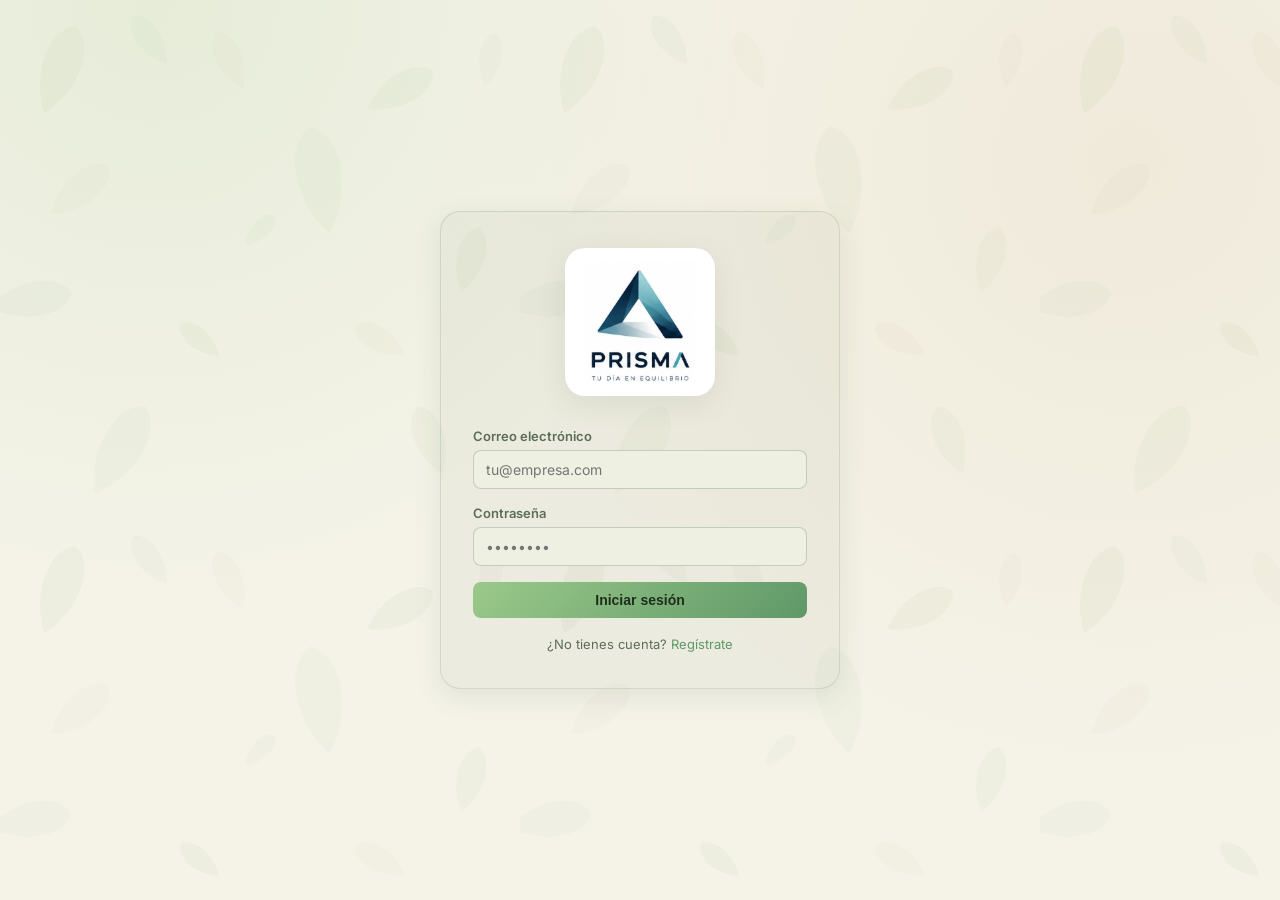
<file: index.html>
<!doctype html>
<html lang="es">
<head>
  <meta charset="utf-8" />
  <meta name="viewport" content="width=device-width, initial-scale=1" />
  <title>PRISMA — Iniciar sesión</title>
  <link rel="stylesheet" href="css/styles.css" />
</head>
<body>
  <div class="auth-page">
    <div class="card auth-card">
      <div class="auth-logo">
        <img src="assets/img/logo-prisma.png" alt="PRISMA" width="150" height="164" />
      </div>

      <div id="auth-error" class="auth-error hidden"></div>

      <form id="form-login">
        <div class="field">
          <label for="email">Correo electrónico</label>
          <input type="email" id="email" required autocomplete="email" placeholder="tu@empresa.com" />
        </div>
        <div class="field">
          <label for="password">Contraseña</label>
          <input type="password" id="password" required autocomplete="current-password" placeholder="••••••••" />
        </div>
        <div class="field hidden" id="campo-nombre">
          <label for="nombre">Nombre completo</label>
          <input type="text" id="nombre" placeholder="Tu nombre" />
        </div>
        <p class="hidden" id="nota-invitacion" style="color:var(--text-muted); font-size:12px; margin:-8px 0 16px;">
          Solo puedes crear tu cuenta si un administrador ya te invitó con tu correo.
        </p>
        <button type="submit" class="btn btn-primary" style="width:100%" id="btn-submit">Iniciar sesión</button>
      </form>

      <div class="auth-switch">
        <span id="switch-texto">¿No tienes cuenta?</span>
        <a href="#" id="switch-link">Regístrate</a>
      </div>
    </div>
  </div>

  <div id="toast-container"></div>

  <script type="module">
    import { iniciarSesion, registrarUsuario, obtenerPerfil } from './js/auth.js';
    import { toast } from './js/ui.js';

    const form = document.getElementById('form-login');
    const btnSubmit = document.getElementById('btn-submit');
    const switchLink = document.getElementById('switch-link');
    const switchTexto = document.getElementById('switch-texto');
    const campoNombre = document.getElementById('campo-nombre');
    const authError = document.getElementById('auth-error');
    let modoRegistro = false;

    // Si ya hay sesión activa, entra directo
    obtenerPerfil().then(perfil => {
      if (perfil) window.location.href = 'app/mi-dia.html';
    });

    if (new URLSearchParams(location.search).get('sesion_vencida')) {
      authError.textContent = 'Tu sesión expiró. Inicia sesión de nuevo.';
      authError.classList.remove('hidden');
    }

    switchLink.addEventListener('click', (e) => {
      e.preventDefault();
      modoRegistro = !modoRegistro;
      campoNombre.classList.toggle('hidden', !modoRegistro);
      document.getElementById('nota-invitacion').classList.toggle('hidden', !modoRegistro);
      document.getElementById('nombre').required = modoRegistro;
      btnSubmit.textContent = modoRegistro ? 'Crear cuenta' : 'Iniciar sesión';
      switchTexto.textContent = modoRegistro ? '¿Ya tienes cuenta?' : '¿No tienes cuenta?';
      switchLink.textContent = modoRegistro ? 'Inicia sesión' : 'Regístrate';
      authError.classList.add('hidden');
    });

    form.addEventListener('submit', async (e) => {
      e.preventDefault();
      authError.classList.add('hidden');
      btnSubmit.disabled = true;
      const email = document.getElementById('email').value.trim();
      const password = document.getElementById('password').value;
      const nombre = document.getElementById('nombre').value.trim();

      try {
        const { error } = modoRegistro
          ? await registrarUsuario(email, password, nombre)
          : await iniciarSesion(email, password);

        if (error) {
          authError.textContent = error.message;
          authError.classList.remove('hidden');
          return;
        }

        if (modoRegistro) {
          toast('Cuenta creada', 'success');
        }
        window.location.href = 'app/mi-dia.html';
      } finally {
        btnSubmit.disabled = false;
      }
    });
  </script>
</body>
</html>
</file>
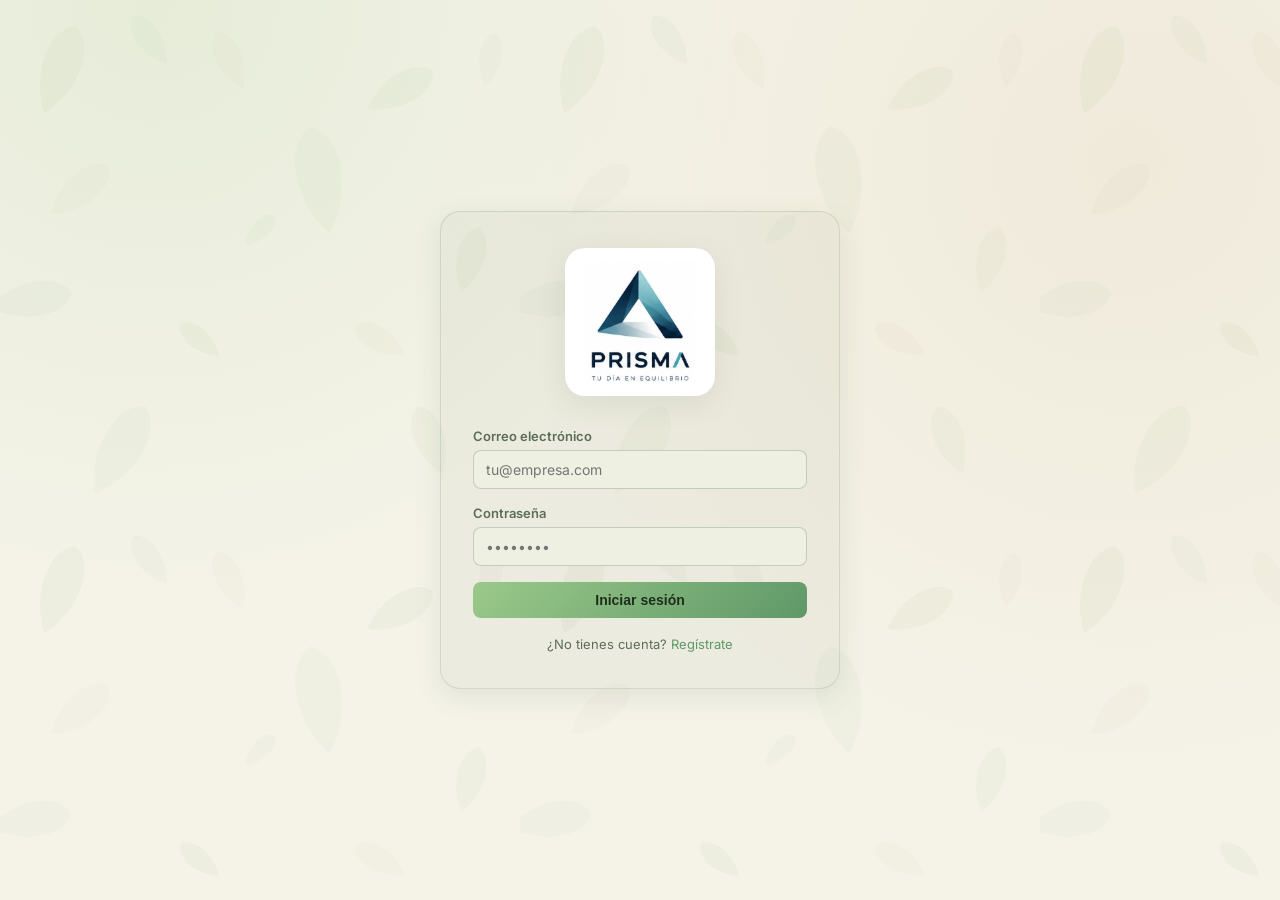
<file: app/actividades.html>
<!doctype html>
<html lang="es">
<head>
  <meta charset="utf-8" />
  <meta name="viewport" content="width=device-width, initial-scale=1" />
  <title>Actividades — PRISMA</title>
  <link rel="stylesheet" href="../css/styles.css" />
</head>
<body>
  <div class="app-shell" id="app-shell">
    <main class="main">
      <div class="topbar">
        <div>
          <h1>Actividades</h1>
          <div class="subtitle">Todo lo que tienes bajo tu responsabilidad o creaste</div>
        </div>
        <div style="display:flex; align-items:center; gap:14px;">
          <div id="topbar-user"></div>
          <button class="btn btn-primary" id="btn-nueva">+ Nueva actividad</button>
        </div>
      </div>

      <div class="card" style="margin-bottom:18px;">
        <div style="display:flex; gap:12px; flex-wrap:wrap;">
          <select id="f-estado" style="max-width:180px;">
            <option value="">Todos los estados</option>
            <option value="PENDIENTE">Pendiente</option>
            <option value="EN_PROGRESO">En progreso</option>
            <option value="BLOQUEADA">Bloqueada</option>
            <option value="COMPLETADA">Completada</option>
            <option value="CANCELADA">Cancelada</option>
          </select>
          <select id="f-orden" style="max-width:220px;">
            <option value="prioridad">Ordenar por prioridad</option>
            <option value="fecha">Ordenar por fecha límite</option>
          </select>
          <select id="f-tipo" style="max-width:200px;">
            <option value="">Todos los tipos</option>
            <option value="TAREA">📋 Tarea</option>
            <option value="REUNION">👥 Reunión</option>
            <option value="CLASE">🎓 Clase</option>
            <option value="CAPACITACION">🧑‍🏫 Capacitación</option>
            <option value="LLAMADA">📞 Llamada</option>
            <option value="INSPECCION">🔍 Inspección</option>
            <option value="VISITA">📍 Visita</option>
            <option value="DOCUMENTO">📄 Documento/Informe</option>
            <option value="VIAJE">🚗 Desplazamiento</option>
            <option value="SEGUIMIENTO">🔁 Seguimiento</option>
            <option value="OTRO">⚙️ Otro</option>
          </select>
          <input type="text" id="f-buscar" placeholder="Buscar por título…" style="flex:1; min-width:200px;" />
        </div>
      </div>

      <div class="card">
        <div id="tabla-actividades"><div class="skeleton" style="height:52px;margin-bottom:8px;"></div></div>
      </div>
    </main>
  </div>

  <div id="toast-container"></div>

  <script type="module" src="../js/actividades.js"></script>
</body>
</html>
</file>
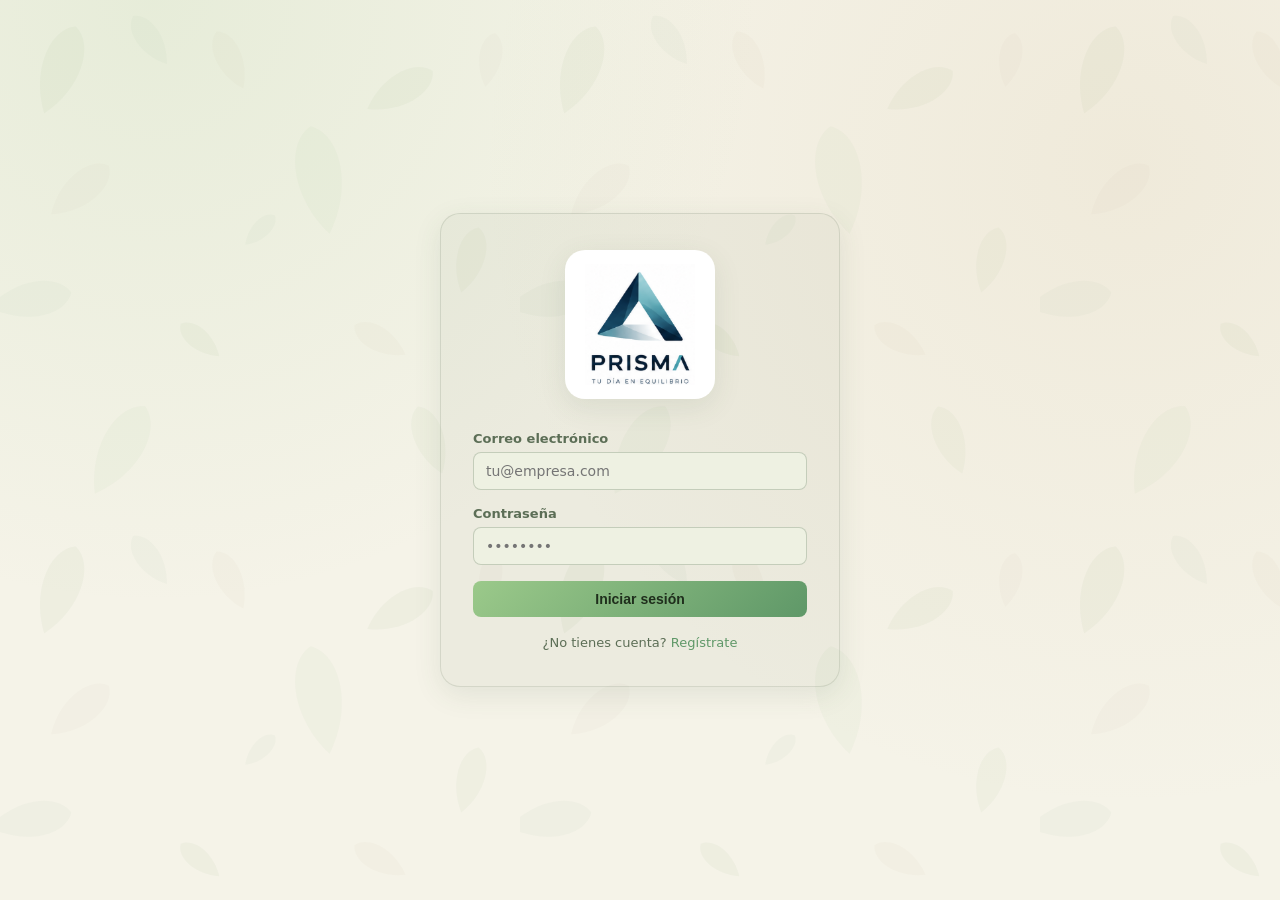
<file: app/bitacora.html>
<!doctype html>
<html lang="es">
<head>
  <meta charset="utf-8" />
  <meta name="viewport" content="width=device-width, initial-scale=1" />
  <title>Bitácora — PRISMA</title>
  <link rel="stylesheet" href="../css/styles.css" />
</head>
<body>
  <div class="app-shell" id="app-shell">
    <main class="main">
      <div class="topbar">
        <div>
          <h1>📝 Bitácora</h1>
          <div class="subtitle">Registro inmutable de todo lo que ocurre en la plataforma</div>
        </div>
        <div id="topbar-user"></div>
      </div>
      <div class="card">
        <div id="lista-bitacora"><div class="skeleton" style="height:40px;margin-bottom:8px;"></div></div>
      </div>
    </main>
  </div>
  <div id="toast-container"></div>
  <script type="module" src="../js/bitacora.js"></script>
</body>
</html>
</file>
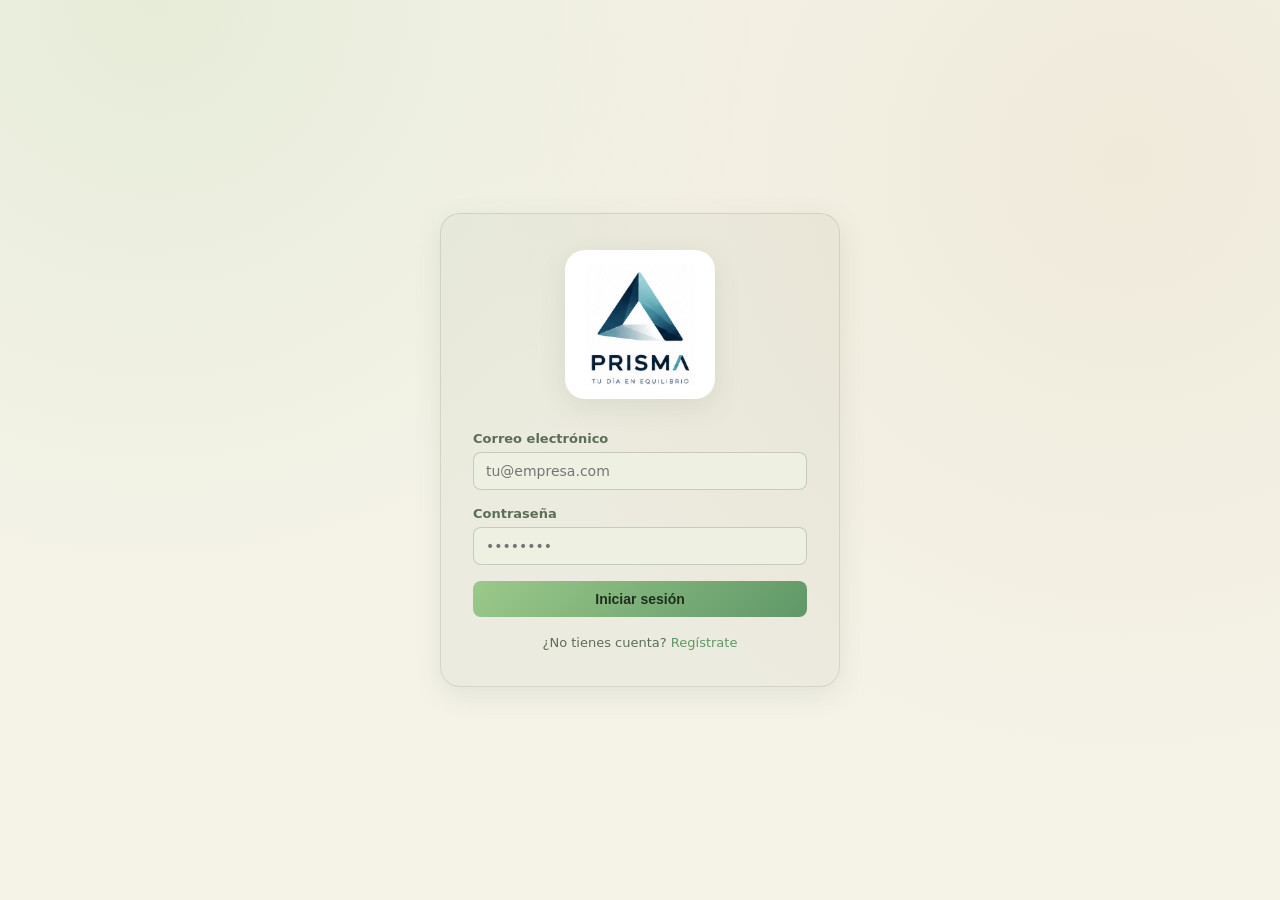
<file: app/calendario.html>
<!doctype html>
<html lang="es">
<head>
  <meta charset="utf-8" />
  <meta name="viewport" content="width=device-width, initial-scale=1" />
  <title>Calendario — PRISMA</title>
  <link rel="stylesheet" href="../css/styles.css" />
  <style>
    .semana { display:grid; grid-template-columns: repeat(7, 1fr); gap:12px; }
    .dia-col { background:var(--surface); border:1px solid var(--border); border-radius:var(--radius-md); padding:12px; min-height:220px; display:flex; flex-direction:column; }
    .dia-col .dia-nombre { font-weight:700; font-size:13px; margin-bottom:2px; }
    .dia-col .dia-fecha { color:var(--text-muted); font-size:11px; margin-bottom:10px; }
    .bloque { border-radius:6px; padding:6px 8px; font-size:11px; margin-bottom:6px; color:#1f2e1c; font-weight:600; }
    @media (max-width: 1000px) { .semana { grid-template-columns: repeat(2, 1fr); } }
    @media (max-width: 640px) { .semana { grid-template-columns: 1fr; } }
  </style>
</head>
<body>
  <div class="app-shell" id="app-shell">
    <main class="main">
      <div class="topbar">
        <div>
          <h1>📅 Calendario vivo</h1>
          <div class="subtitle">Carga real de la semana, no solo eventos</div>
        </div>
        <div id="topbar-user"></div>
      </div>
      <div class="semana" id="semana"></div>
    </main>
  </div>
  <div id="toast-container"></div>
  <script type="module" src="../js/calendario.js"></script>
</body>
</html>
</file>
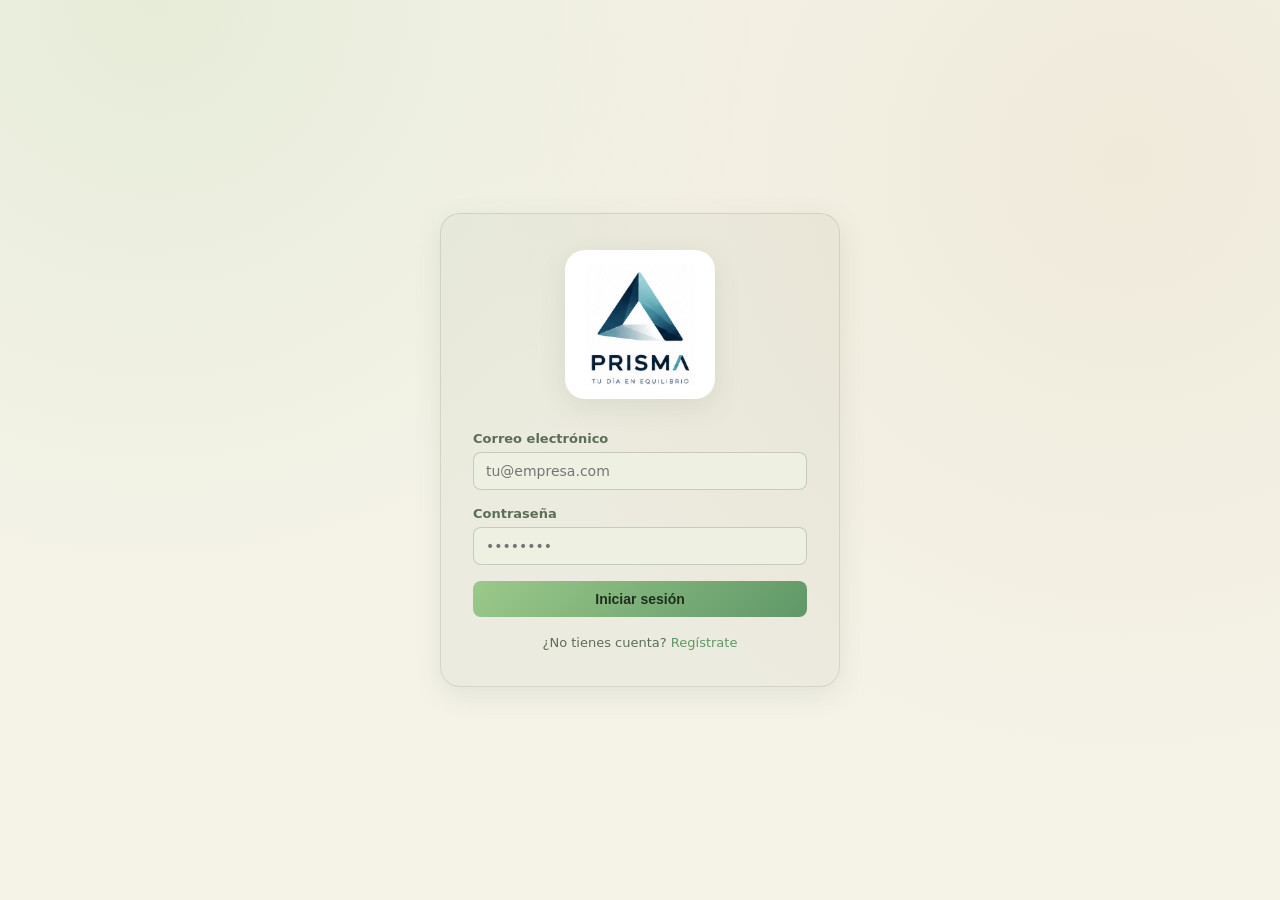
<file: app/empresas.html>
<!doctype html>
<html lang="es">
<head>
  <meta charset="utf-8" />
  <meta name="viewport" content="width=device-width, initial-scale=1" />
  <title>Empresas — PRISMA</title>
  <link rel="stylesheet" href="../css/styles.css" />
</head>
<body>
  <div class="app-shell" id="app-shell">
    <main class="main">
      <div class="topbar">
        <div>
          <h1>🏢 Empresas</h1>
          <div class="subtitle">Clientes o empresas para las que trabajas — úsalas para sectorizar informes</div>
        </div>
        <div id="topbar-user"></div>
      </div>
      <div class="topbar" style="margin-bottom:18px;">
        <div class="spacer" style="flex:1"></div>
        <button class="btn btn-primary" id="btn-nueva-empresa">+ Nueva empresa</button>
      </div>
      <div class="grid grid-3" id="lista-empresas">
        <div class="skeleton" style="height:120px;"></div>
      </div>
    </main>
  </div>
  <div id="toast-container"></div>
  <script type="module" src="../js/empresas.js"></script>
</body>
</html>
</file>
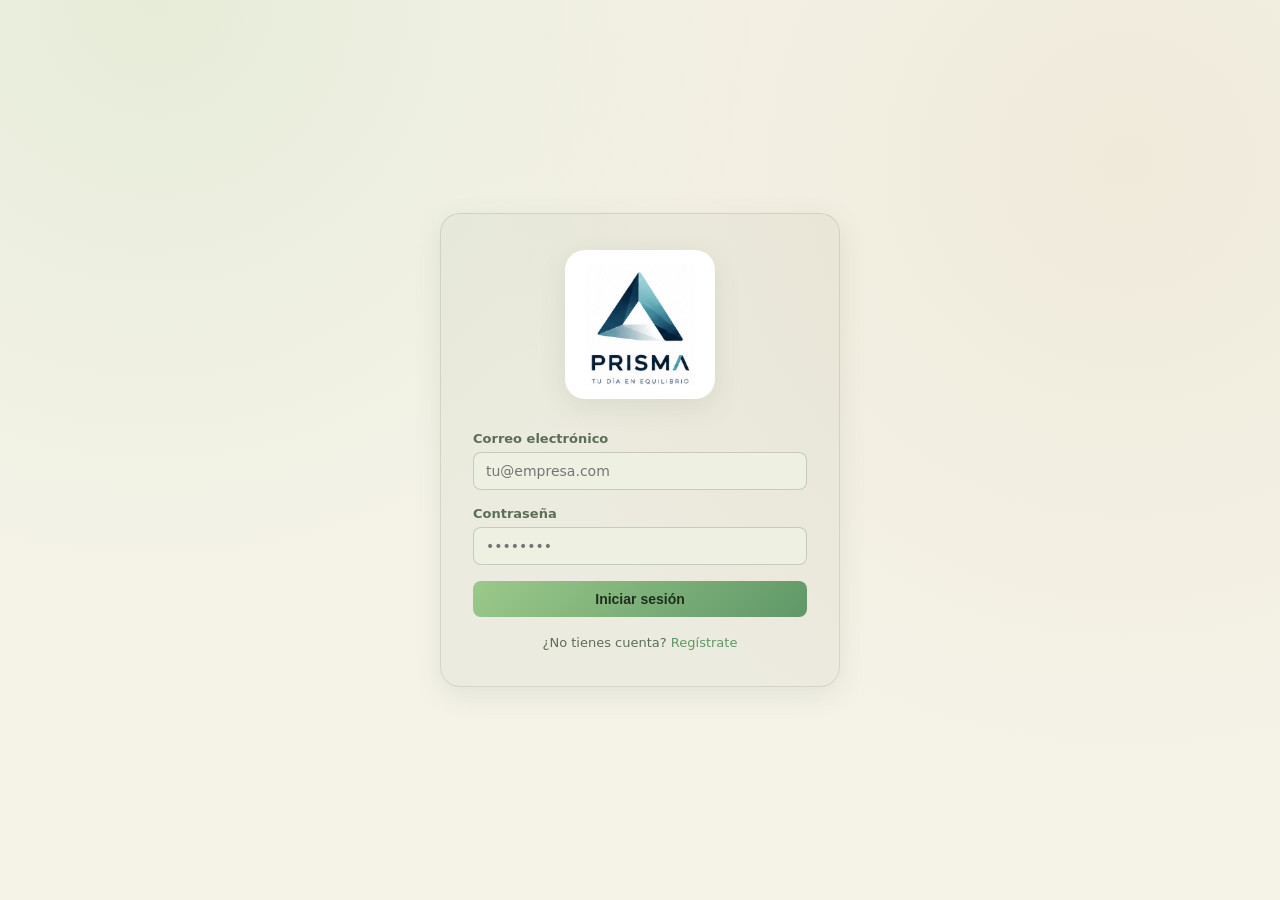
<file: app/informes.html>
<!doctype html>
<html lang="es">
<head>
  <meta charset="utf-8" />
  <meta name="viewport" content="width=device-width, initial-scale=1" />
  <title>Informes — PRISMA</title>
  <link rel="stylesheet" href="../css/styles.css" />
  <style>
    @media print {
      .sidebar, .topbar .btn, #filtros-informe, .no-imprimir { display: none !important; }
      .app-shell { display: block !important; }
      .main { padding: 0 !important; max-width: none !important; }
      body { background: white !important; color: black !important; }
      .card { border: 1px solid #ccc !important; box-shadow: none !important; break-inside: avoid; }
      /* Las tarjetas de evidencia/anexos pueden ser largas: que la tarjeta
         se parta entre páginas, pero nunca a mitad de una foto o un anexo. */
      #card-evidencia-fotografica, #card-anexos { break-inside: auto; }
      #card-evidencia-fotografica > div, #card-anexos > div > a { break-inside: avoid; }
    }
  </style>
</head>
<body>
  <div class="app-shell" id="app-shell">
    <main class="main">
      <div class="topbar">
        <div>
          <h1>📑 Informes</h1>
          <div class="subtitle">Resumen de actividad en un periodo</div>
        </div>
        <div id="topbar-user"></div>
      </div>

      <div class="card" id="filtros-informe" style="margin-bottom:18px;">
        <form id="form-filtros" class="field-row" style="align-items:flex-end; flex-wrap:wrap;">
          <div class="field" style="margin-bottom:0;">
            <label for="f-desde">Desde</label>
            <input type="date" id="f-desde" required />
          </div>
          <div class="field" style="margin-bottom:0;">
            <label for="f-hasta">Hasta</label>
            <input type="date" id="f-hasta" required />
          </div>
          <div class="field hidden" id="campo-responsable" style="margin-bottom:0; min-width:200px;">
            <label for="f-responsable">Responsable</label>
            <select id="f-responsable"><option value="">Todos</option></select>
          </div>
          <div class="field" style="margin-bottom:0; min-width:200px;">
            <label for="f-empresa">Empresa</label>
            <select id="f-empresa"><option value="">Todas</option></select>
          </div>
          <button type="submit" class="btn btn-primary">Generar informe</button>
          <div class="spacer" style="flex:1"></div>
          <button type="button" class="btn" id="btn-csv">⬇️ Descargar CSV</button>
          <button type="button" class="btn" id="btn-imprimir">🖨️ Imprimir / PDF</button>
        </form>
      </div>

      <div id="resultado-informe">
        <div class="empty-state">Elige un periodo y genera el informe.</div>
      </div>
    </main>
  </div>
  <div id="toast-container"></div>
  <script type="module" src="../js/informes.js"></script>
</body>
</html>
</file>
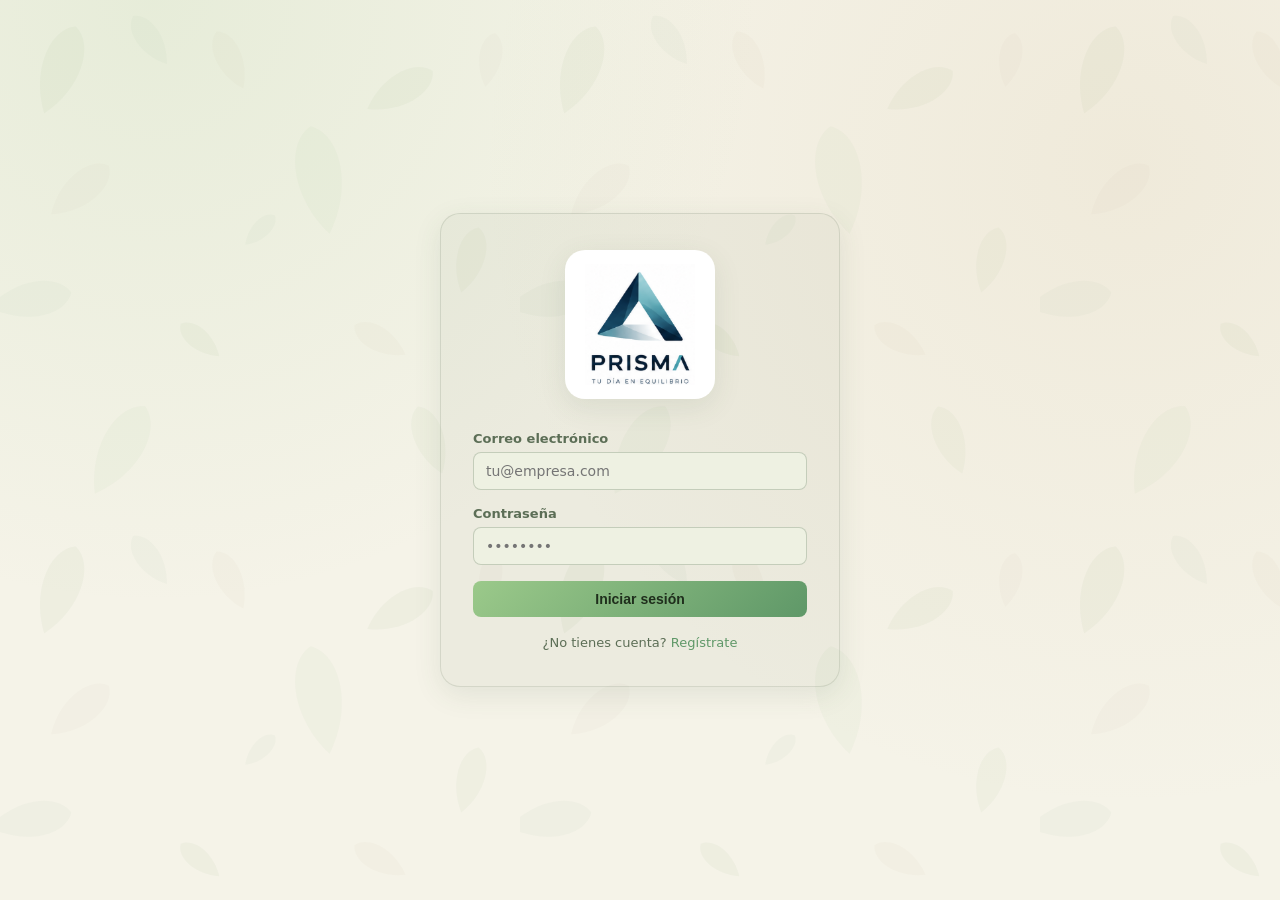
<file: app/mi-dia.html>
<!doctype html>
<html lang="es">
<head>
  <meta charset="utf-8" />
  <meta name="viewport" content="width=device-width, initial-scale=1" />
  <title>Mi día — PRISMA</title>
  <link rel="stylesheet" href="../css/styles.css" />
</head>
<body>
  <div class="app-shell" id="app-shell">
    <main class="main">
      <div class="topbar">
        <div>
          <h1>¿Qué debería hacer hoy?</h1>
          <div class="subtitle" id="resumen-dia">Cargando tu jornada…</div>
        </div>
        <div style="display:flex; align-items:center; gap:14px;">
          <div id="topbar-user"></div>
          <button class="btn btn-primary" id="btn-nueva-actividad">+ Nueva actividad</button>
        </div>
      </div>

      <div class="grid grid-4" style="margin-bottom:22px;">
        <div class="stat-tile">
          <div class="value" id="stat-pendientes">—</div>
          <div class="label">Pendientes hoy</div>
        </div>
        <div class="stat-tile">
          <div class="value" id="stat-vencidas">—</div>
          <div class="label">Vencidas</div>
        </div>
        <div class="stat-tile">
          <div class="value" id="stat-completadas">—</div>
          <div class="label">Completadas hoy</div>
        </div>
        <div class="stat-tile">
          <div class="value" id="stat-carga">—</div>
          <div class="label">Carga del día</div>
          <div class="progress-track" style="margin-top:8px;">
            <div class="progress-fill" id="barra-carga" style="width:0%"></div>
          </div>
        </div>
      </div>

      <div class="grid grid-2">
        <div class="card">
          <div class="card-header">
            <h3>🔴 Urgentes y vencidas</h3>
            <span class="count" id="count-urgentes"></span>
          </div>
          <div id="lista-urgentes"><div class="skeleton" style="height:52px;margin-bottom:8px;"></div></div>
        </div>

        <div class="card">
          <div class="card-header">
            <h3>🟠 Próximas a vencer</h3>
            <span class="count" id="count-proximas"></span>
          </div>
          <div id="lista-proximas"><div class="skeleton" style="height:52px;margin-bottom:8px;"></div></div>
        </div>

        <div class="card">
          <div class="card-header">
            <h3>🟢 Programadas para hoy</h3>
            <span class="count" id="count-hoy"></span>
          </div>
          <div id="lista-hoy"><div class="skeleton" style="height:52px;margin-bottom:8px;"></div></div>
        </div>

        <div class="card">
          <div class="card-header">
            <h3>📅 Reuniones de hoy</h3>
            <span class="count" id="count-reuniones"></span>
          </div>
          <div id="lista-reuniones"><div class="skeleton" style="height:52px;margin-bottom:8px;"></div></div>
        </div>
      </div>
    </main>
  </div>

  <div id="toast-container"></div>

  <script type="module" src="../js/mi-dia.js"></script>
</body>
</html>
</file>
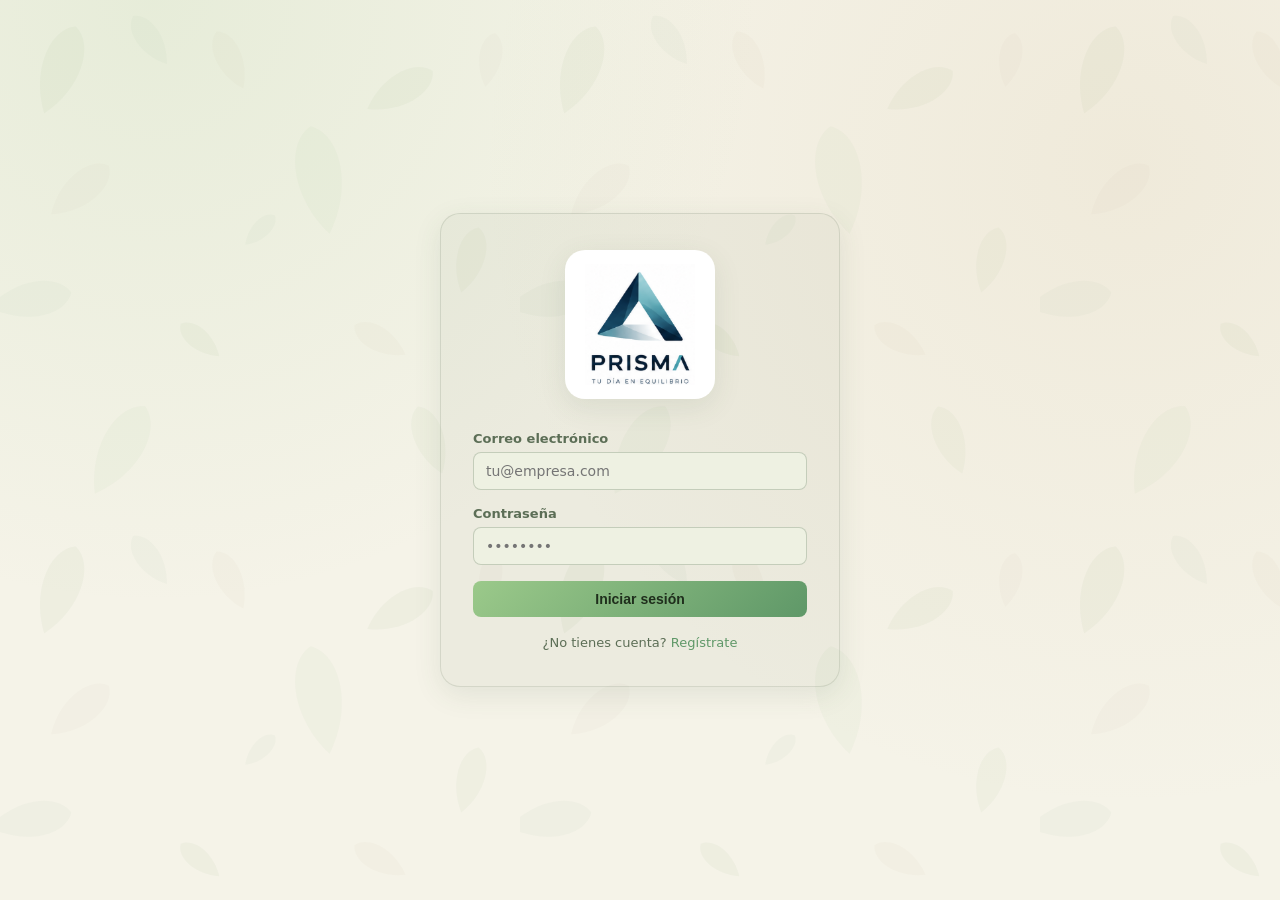
<file: app/proyectos.html>
<!doctype html>
<html lang="es">
<head>
  <meta charset="utf-8" />
  <meta name="viewport" content="width=device-width, initial-scale=1" />
  <title>Objetivos y proyectos — PRISMA</title>
  <link rel="stylesheet" href="../css/styles.css" />
</head>
<body>
  <div class="app-shell" id="app-shell">
    <main class="main">
      <div class="topbar">
        <div>
          <h1>Objetivos y proyectos</h1>
          <div class="subtitle">Objetivo → Proyecto → Proceso → Actividad</div>
        </div>
        <div style="display:flex; align-items:center; gap:14px;">
          <div id="topbar-user"></div>
          <button class="btn btn-primary" id="btn-nuevo-objetivo">+ Nuevo objetivo</button>
        </div>
      </div>
      <div id="lista-objetivos"><div class="skeleton" style="height:90px;margin-bottom:12px;"></div></div>
    </main>
  </div>

  <div id="toast-container"></div>
  <script type="module" src="../js/proyectos.js"></script>
</body>
</html>
</file>
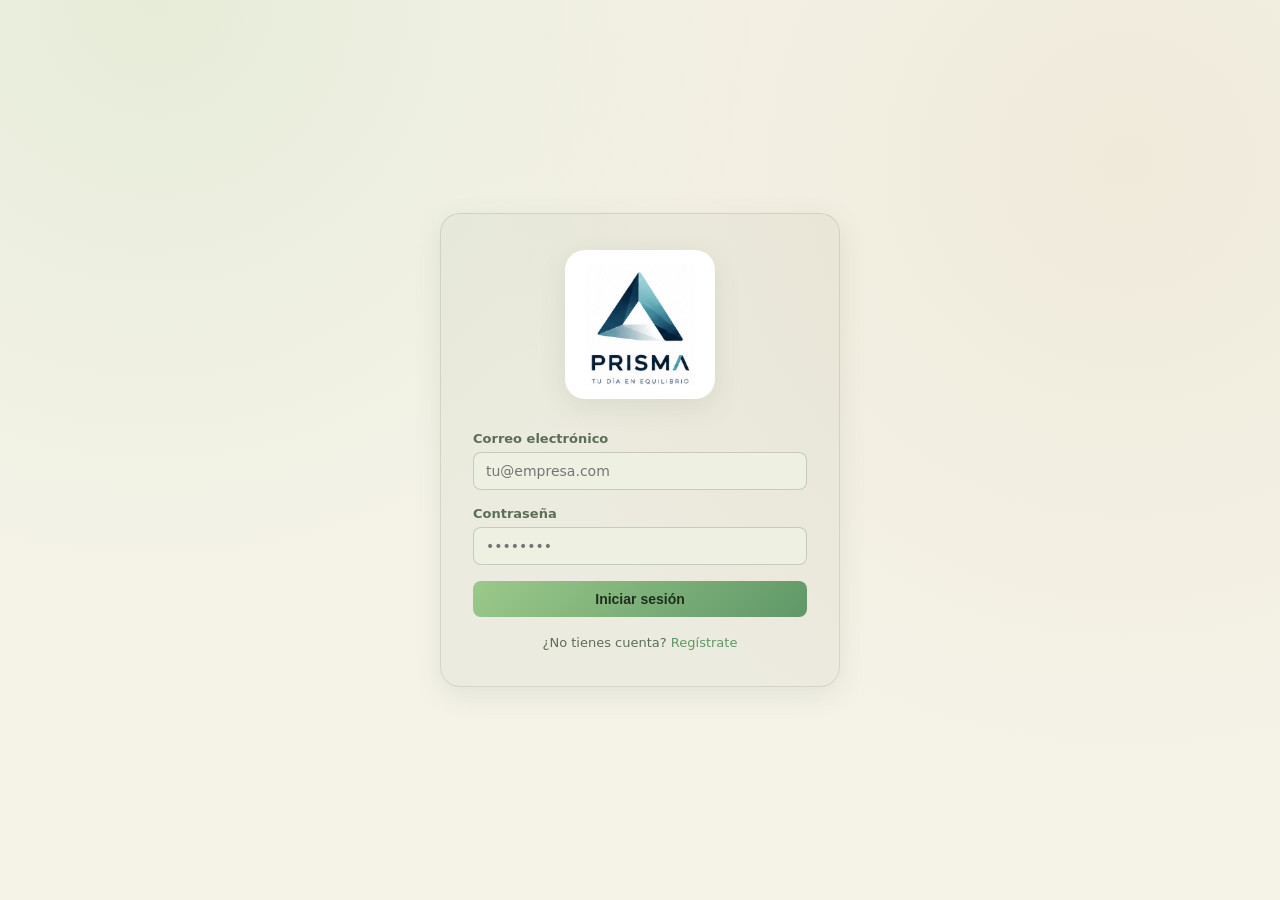
<file: app/radar.html>
<!doctype html>
<html lang="es">
<head>
  <meta charset="utf-8" />
  <meta name="viewport" content="width=device-width, initial-scale=1" />
  <title>Radar de pendientes — PRISMA</title>
  <link rel="stylesheet" href="../css/styles.css" />
</head>
<body>
  <div class="app-shell" id="app-shell">
    <main class="main">
      <div class="topbar">
        <div>
          <h1>🛰️ Radar de pendientes</h1>
          <div class="subtitle" id="resumen-radar">Analizando el sistema…</div>
        </div>
        <div id="topbar-user"></div>
      </div>
      <div id="lista-radar"><div class="skeleton" style="height:60px;margin-bottom:10px;"></div></div>
    </main>
  </div>
  <div id="toast-container"></div>
  <script type="module" src="../js/radar.js"></script>
</body>
</html>
</file>
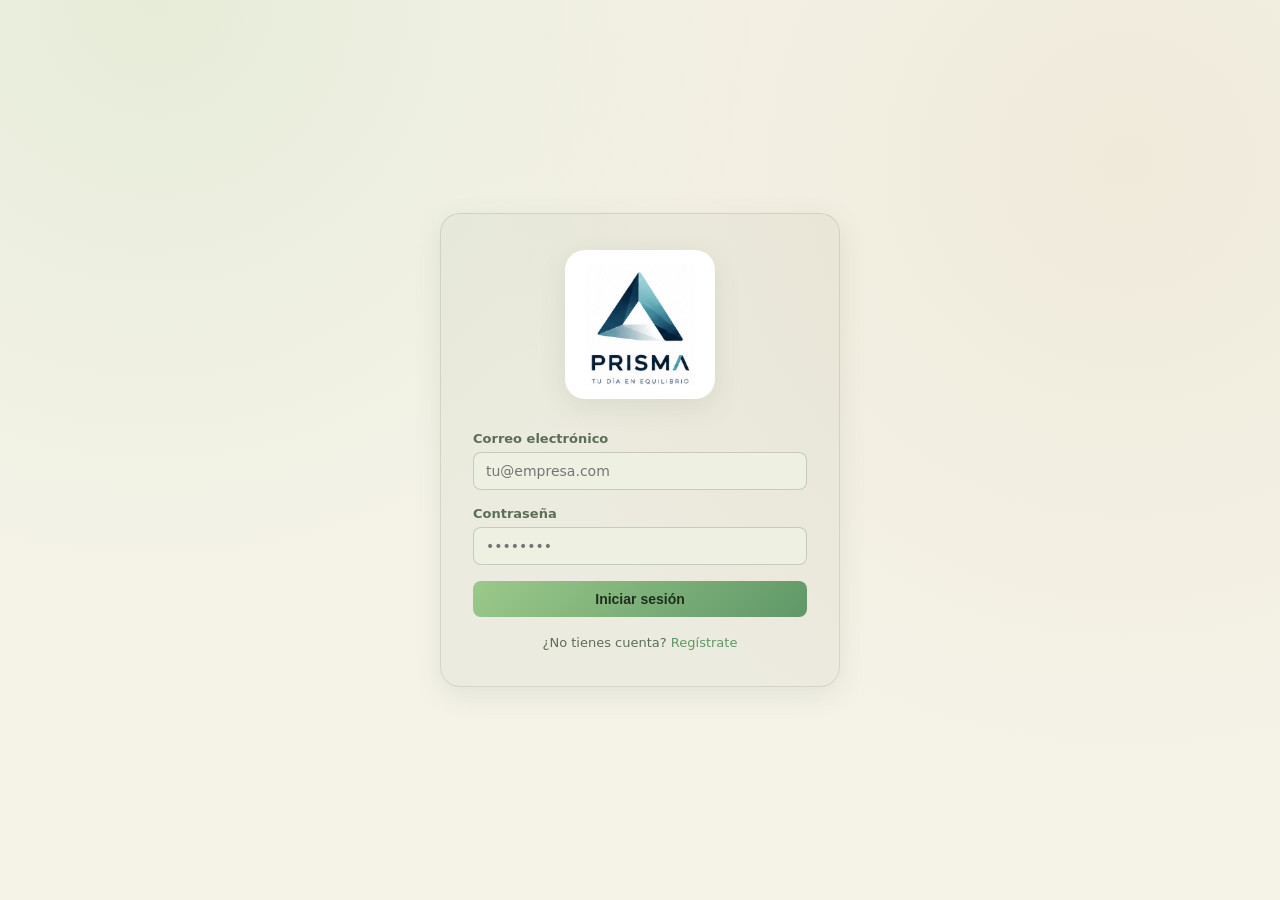
<file: app/responsables.html>
<!doctype html>
<html lang="es">
<head>
  <meta charset="utf-8" />
  <meta name="viewport" content="width=device-width, initial-scale=1" />
  <title>Centro de responsabilidades — PRISMA</title>
  <link rel="stylesheet" href="../css/styles.css" />
</head>
<body>
  <div class="app-shell" id="app-shell">
    <main class="main">
      <div class="topbar">
        <div>
          <h1>¿Quién tiene qué pendiente?</h1>
          <div class="subtitle">Carga de trabajo por persona</div>
        </div>
        <div id="topbar-user"></div>
      </div>
      <div class="card">
        <div id="tabla-responsables"><div class="skeleton" style="height:200px;"></div></div>
      </div>
    </main>
  </div>
  <div id="toast-container"></div>
  <script type="module" src="../js/responsables.js"></script>
</body>
</html>
</file>
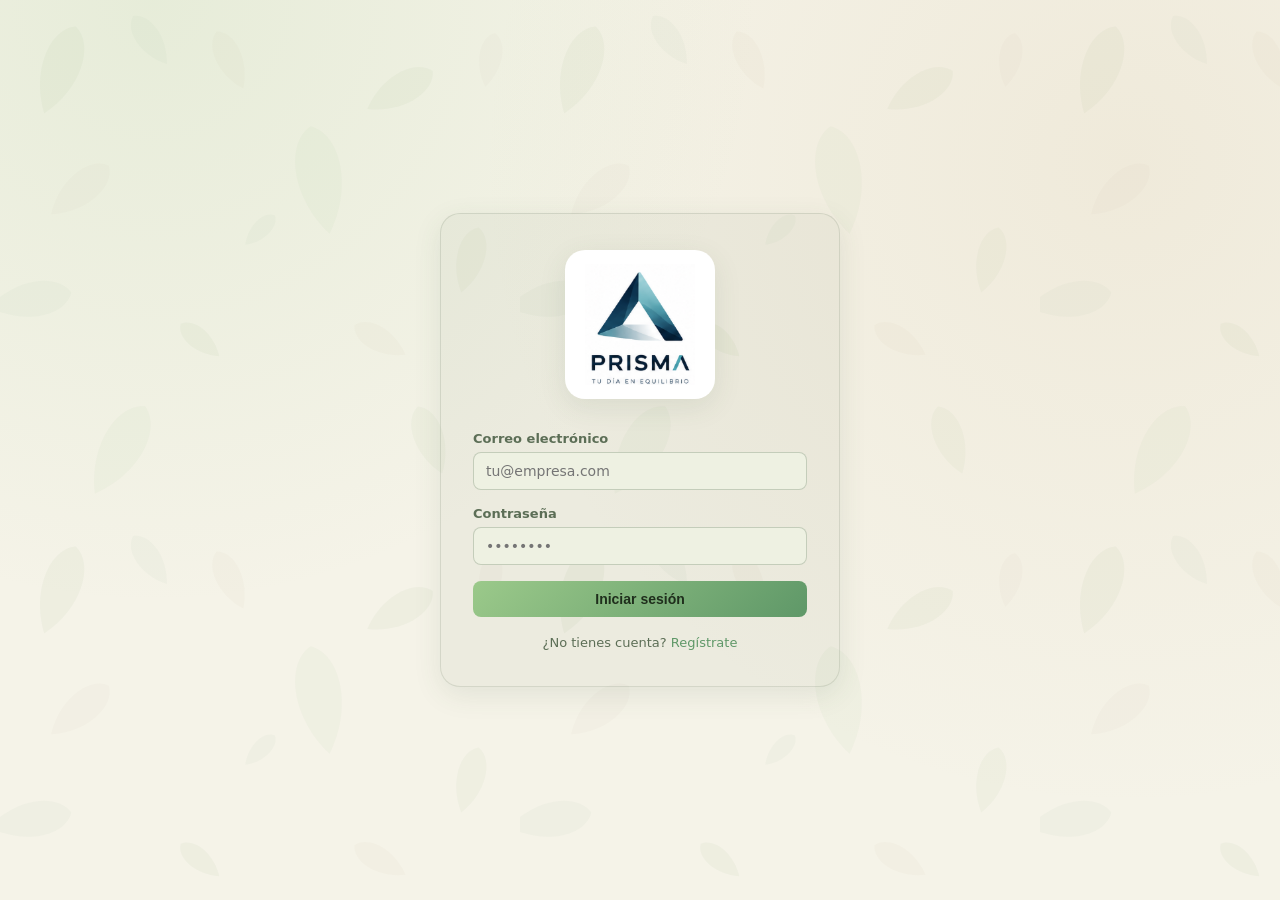
<file: app/usuarios.html>
<!doctype html>
<html lang="es">
<head>
  <meta charset="utf-8" />
  <meta name="viewport" content="width=device-width, initial-scale=1" />
  <title>Usuarios y roles — PRISMA</title>
  <link rel="stylesheet" href="../css/styles.css" />
</head>
<body>
  <div class="app-shell" id="app-shell">
    <main class="main">
      <div class="topbar">
        <div>
          <h1>🛡️ Usuarios y roles</h1>
          <div class="subtitle">Solo visible para administradores</div>
        </div>
        <div id="topbar-user"></div>
      </div>
      <div class="card" style="margin-bottom:18px;" id="card-invitar">
        <div class="card-header"><h3>Invitar nuevo usuario</h3></div>
        <p style="color:var(--text-secondary); font-size:13px; margin-top:-8px; margin-bottom:16px;">
          Solo las personas invitadas aquí pueden registrarse en PRISMA. Ingresa su correo,
          comparte el enlace de la plataforma y podrán crear su propia contraseña.
        </p>
        <form id="form-invitar" class="field-row" style="align-items:flex-end;">
          <div class="field" style="margin-bottom:0;">
            <label for="inv-email">Correo a invitar</label>
            <input type="email" id="inv-email" required placeholder="persona@empresa.com" />
          </div>
          <div class="field" style="margin-bottom:0; max-width:160px;">
            <label for="inv-rol">Rol</label>
            <select id="inv-rol">
              <option value="USUARIO" selected>USUARIO</option>
              <option value="ADMINISTRADOR">ADMINISTRADOR</option>
            </select>
          </div>
          <button type="submit" class="btn btn-primary">Invitar</button>
        </form>
      </div>

      <div class="card" style="margin-bottom:18px;">
        <div class="card-header"><h3>Invitaciones pendientes</h3></div>
        <div id="tabla-invitaciones"><div class="skeleton" style="height:32px;"></div></div>
      </div>

      <div class="card">
        <div class="card-header"><h3>Usuarios registrados</h3></div>
        <div id="tabla-usuarios"><div class="skeleton" style="height:44px;margin-bottom:8px;"></div></div>
      </div>
    </main>
  </div>
  <div id="toast-container"></div>
  <script type="module" src="../js/usuarios.js"></script>
</body>
</html>
</file>
<file: css/styles.css>
/* PRISMA — Sistema de diseño
   "Bosque en calma": paleta clara y cálida (verdes suaves + café muy claro)
   para transmitir tranquilidad y equilibrio, con un fondo sutil de hojas
   traslúcidas. Tipografía Inter/Sora. */

@import url('https://fonts.googleapis.com/css2?family=Inter:wght@400;500;600;700;800&family=Sora:wght@600;700;800&display=swap');

:root {
  /* Paleta base — clara, cálida, tonos bosque */
  --bg-0: #f5f3e8;
  --bg-1: #fefdf8;
  --bg-2: #eef1e2;
  --bg-3: #e3e9d4;
  --surface: rgba(74, 109, 65, 0.05);
  --surface-hover: rgba(74, 109, 65, 0.09);
  --border: rgba(63, 87, 58, 0.14);
  --border-strong: rgba(63, 87, 58, 0.24);

  --text-primary: #2e3a2b;
  --text-secondary: #5c6e56;
  --text-muted: #8a9682;

  /* Acentos: verde claro -> verde bosque, con un toque café claro de apoyo */
  --accent-cian: #9bc98a;
  --accent-violeta: #5f9868;
  --accent-cafe: #c9ad7d;
  --accent-gradient: linear-gradient(135deg, var(--accent-cian), var(--accent-violeta));

  /* Prioridades/estado en tonos tierra, suaves y no alarmantes */
  --critica: #c1694f;
  --alta: #cf9a54;
  --media: #b9a552;
  --baja: #6a9a63;
  --info: #6f9c93;

  --critica-bg: rgba(193, 105, 79, 0.14);
  --alta-bg: rgba(207, 154, 84, 0.16);
  --media-bg: rgba(185, 165, 82, 0.16);
  --baja-bg: rgba(106, 154, 99, 0.16);
  --info-bg: rgba(111, 156, 147, 0.16);

  --radius-sm: 8px;
  --radius-md: 14px;
  --radius-lg: 20px;
  --shadow-card: 0 8px 28px rgba(63, 87, 58, 0.10);
  --shadow-glow: 0 0 40px rgba(155, 201, 138, 0.18);

  --font-display: 'Sora', 'Inter', system-ui, sans-serif;
  --font-body: 'Inter', system-ui, sans-serif;

  color-scheme: light;
}

* { box-sizing: border-box; }

html, body {
  margin: 0;
  padding: 0;
  background: var(--bg-0);
  color: var(--text-primary);
  font-family: var(--font-body);
  min-height: 100vh;
}

body {
  background-image:
    radial-gradient(circle at 12% 0%, rgba(155, 201, 138, 0.16), transparent 42%),
    radial-gradient(circle at 88% 18%, rgba(201, 173, 125, 0.13), transparent 48%),
    url("../assets/img/hojas-fondo.svg");
  background-repeat: no-repeat, no-repeat, repeat;
  background-attachment: fixed, fixed, fixed;
}

h1, h2, h3, h4 { font-family: var(--font-display); margin: 0; letter-spacing: -0.01em; }

a { color: var(--accent-violeta); text-decoration: none; }

.hidden { display: none !important; }

/* ---------- Layout ---------- */
.app-shell {
  display: grid;
  grid-template-columns: 260px 1fr;
  min-height: 100vh;
}

.btn-menu-movil { display: none; }
.sidebar-backdrop { display: none; }

@media (max-width: 880px) {
  .app-shell { grid-template-columns: 1fr; }
  .sidebar { display: none; }
  .sidebar.open { display: flex; position: fixed; inset: 0 20% 0 0; z-index: 50; }
  .btn-menu-movil {
    display: flex; align-items: center; justify-content: center;
    width: 38px; height: 38px; border-radius: var(--radius-sm);
    border: 1px solid var(--border-strong); background: var(--surface);
    color: var(--text-primary); font-size: 18px; cursor: pointer; flex-shrink: 0;
  }
  .sidebar-backdrop.open {
    display: block; position: fixed; inset: 0; z-index: 49;
    background: rgba(3, 5, 12, 0.6);
  }
}

.sidebar {
  background: var(--bg-1);
  border-right: 1px solid var(--border);
  padding: 24px 18px;
  display: flex;
  flex-direction: column;
  gap: 4px;
}

.brand {
  display: flex;
  align-items: center;
  gap: 10px;
  padding: 0 8px 24px;
  font-family: var(--font-display);
  font-weight: 800;
  font-size: 20px;
}

.brand img {
  width: 92px; height: auto; display: block;
  background: #fff; border-radius: var(--radius-md);
  padding: 8px 12px;
}

.nav-link {
  display: flex;
  align-items: center;
  gap: 10px;
  padding: 11px 12px;
  border-radius: var(--radius-sm);
  color: var(--text-secondary);
  font-weight: 500;
  font-size: 14px;
  cursor: pointer;
  transition: background 0.15s, color 0.15s;
}

.nav-link:hover { background: var(--surface-hover); color: var(--text-primary); }
.nav-link.active { background: var(--surface); color: var(--text-primary); box-shadow: inset 2px 0 0 var(--accent-violeta); }
.nav-link .icon { font-size: 16px; width: 20px; text-align: center; }

.nav-section-label {
  font-size: 11px;
  text-transform: uppercase;
  letter-spacing: 0.08em;
  color: var(--text-muted);
  padding: 18px 12px 6px;
}

.main {
  padding: 28px 36px 60px;
  max-width: 1280px;
  width: 100%;
}

.topbar {
  display: flex;
  align-items: center;
  justify-content: space-between;
  margin-bottom: 28px;
  gap: 16px;
}

.topbar h1 { font-size: 26px; }
.topbar .subtitle { color: var(--text-secondary); font-size: 14px; margin-top: 4px; }

.user-chip {
  display: flex;
  align-items: center;
  gap: 10px;
  padding: 6px 10px 6px 6px;
  background: var(--surface);
  border: 1px solid var(--border);
  border-radius: 999px;
  font-size: 13px;
  cursor: pointer;
}

.avatar {
  width: 30px; height: 30px; border-radius: 50%;
  background: var(--accent-gradient);
  display: flex; align-items: center; justify-content: center;
  font-weight: 700; font-size: 13px; color: #1f2e1c;
}

/* ---------- Cards ---------- */
.card {
  background: var(--surface);
  border: 1px solid var(--border);
  border-radius: var(--radius-lg);
  padding: 20px;
  box-shadow: var(--shadow-card);
}

.card-header {
  display: flex;
  align-items: center;
  justify-content: space-between;
  margin-bottom: 14px;
}

.card-header h3 { font-size: 15px; font-weight: 700; }
.card-header .count { color: var(--text-muted); font-size: 13px; }

.grid {
  display: grid;
  gap: 18px;
}

.grid-2 { grid-template-columns: repeat(2, 1fr); }
.grid-3 { grid-template-columns: repeat(3, 1fr); }
.grid-4 { grid-template-columns: repeat(4, 1fr); }

@media (max-width: 1000px) {
  .grid-2, .grid-3, .grid-4 { grid-template-columns: 1fr 1fr; }
}
@media (max-width: 640px) {
  .grid-2, .grid-3, .grid-4 { grid-template-columns: 1fr; }
  .main { padding: 20px 16px 48px; }

  .topbar { flex-wrap: wrap; }
  .topbar h1 { font-size: 21px; }

  .field-row { flex-direction: column; gap: 0; }

  .activity-row { flex-wrap: wrap; row-gap: 8px; }
  .activity-row .title, .activity-row .meta { min-width: 0; overflow-wrap: break-word; }

  .card { padding: 16px; }
  .modal { padding: 20px; }
  .modal-backdrop { padding: 12px; }
}

/* ---------- Stat tiles ---------- */
.stat-tile {
  padding: 18px;
  border-radius: var(--radius-md);
  background: var(--surface);
  border: 1px solid var(--border);
}
.stat-tile .value { font-family: var(--font-display); font-size: 28px; font-weight: 800; }
.stat-tile .label { color: var(--text-secondary); font-size: 13px; margin-top: 2px; }

/* ---------- Priority badges ---------- */
.badge {
  display: inline-flex;
  align-items: center;
  gap: 6px;
  padding: 3px 10px;
  border-radius: 999px;
  font-size: 12px;
  font-weight: 600;
}
.badge::before { content: ''; width: 7px; height: 7px; border-radius: 50%; }

.badge-CRITICA { background: var(--critica-bg); color: var(--critica); }
.badge-CRITICA::before { background: var(--critica); }
.badge-ALTA { background: var(--alta-bg); color: var(--alta); }
.badge-ALTA::before { background: var(--alta); }
.badge-MEDIA { background: var(--media-bg); color: var(--media); }
.badge-MEDIA::before { background: var(--media); }
.badge-BAJA { background: var(--baja-bg); color: var(--baja); }
.badge-BAJA::before { background: var(--baja); }

/* ---------- Activity rows ---------- */
.activity-row {
  display: flex;
  align-items: center;
  gap: 12px;
  padding: 12px;
  border-radius: var(--radius-sm);
  border: 1px solid transparent;
  transition: background 0.15s, border-color 0.15s;
  cursor: pointer;
}
.activity-row:hover { background: var(--surface-hover); border-color: var(--border); }
.activity-row .title { font-weight: 600; font-size: 14px; }
.activity-row .meta { color: var(--text-muted); font-size: 12px; margin-top: 2px; }
.activity-row .spacer { flex: 1; }

/* ---------- Buttons ---------- */
.btn {
  display: inline-flex;
  align-items: center;
  justify-content: center;
  gap: 8px;
  padding: 10px 18px;
  border-radius: var(--radius-sm);
  border: 1px solid var(--border-strong);
  background: var(--surface);
  color: var(--text-primary);
  font-weight: 600;
  font-size: 14px;
  cursor: pointer;
  transition: transform 0.1s, background 0.15s;
}
.btn:hover { background: var(--surface-hover); }
.btn:active { transform: scale(0.98); }

.btn-primary {
  background: var(--accent-gradient);
  border: none;
  color: #1f2e1c;
}
.btn-primary:hover { filter: brightness(1.05); }

.btn-danger { border-color: rgba(193,105,79,0.4); color: var(--critica); }
.btn-sm { padding: 6px 12px; font-size: 13px; }
.btn-icon { width: 36px; height: 36px; padding: 0; border-radius: 50%; }

/* ---------- Forms ---------- */
label { font-size: 13px; font-weight: 600; color: var(--text-secondary); display: block; margin-bottom: 6px; }

input, select, textarea {
  width: 100%;
  padding: 10px 12px;
  border-radius: var(--radius-sm);
  border: 1px solid var(--border-strong);
  background: var(--bg-2);
  color: var(--text-primary);
  font-family: var(--font-body);
  font-size: 14px;
}
input:focus, select:focus, textarea:focus {
  outline: none;
  border-color: var(--accent-violeta);
  box-shadow: 0 0 0 3px rgba(95, 152, 104, 0.18);
}

.field { margin-bottom: 16px; }
.field-row { display: flex; gap: 12px; }
.field-row .field { flex: 1; }

/* ---------- Modal ---------- */
.modal-backdrop {
  position: fixed; inset: 0;
  background: rgba(3, 5, 12, 0.6);
  backdrop-filter: blur(4px);
  display: flex; align-items: center; justify-content: center;
  z-index: 100;
  padding: 20px;
}

.modal {
  background: var(--bg-1);
  border: 1px solid var(--border-strong);
  border-radius: var(--radius-lg);
  padding: 26px;
  width: 100%;
  max-width: 520px;
  max-height: 88vh;
  overflow-y: auto;
  box-shadow: var(--shadow-card);
}

.modal-header {
  display: flex; align-items: center; justify-content: space-between;
  margin-bottom: 20px;
}

/* ---------- Auth page ---------- */
.auth-page {
  min-height: 100vh;
  display: flex;
  align-items: center;
  justify-content: center;
  padding: 20px;
}
.auth-card {
  width: 100%;
  max-width: 400px;
  padding: 36px 32px;
}
.auth-logo {
  text-align: center;
  margin-bottom: 28px;
}
.auth-logo img {
  max-width: 100%; height: auto;
  background: #fff; border-radius: var(--radius-lg);
  padding: 14px 20px; box-shadow: var(--shadow-card);
}
.auth-error {
  background: var(--critica-bg); color: var(--critica);
  padding: 10px 12px; border-radius: var(--radius-sm); font-size: 13px; margin-bottom: 16px;
}
.auth-switch { text-align: center; margin-top: 18px; font-size: 13px; color: var(--text-secondary); }

/* ---------- Subtareas ---------- */
.subtarea-item {
  border-bottom: 1px solid var(--border);
  padding: 6px 0;
}
.subtarea-item:last-child { border-bottom: none; }
.subtarea-fila { display: flex; align-items: center; gap: 10px; }
.subtarea-fila input[type="checkbox"] { width: 18px; height: 18px; flex: none; }
.subtarea-titulo { flex: 1; font-size: 14px; overflow-wrap: break-word; }
.subtarea-titulo.completada { text-decoration: line-through; color: var(--text-muted); }
.subtarea-obs {
  margin: 8px 0 4px 28px;
  padding: 10px;
  background: var(--surface);
  border: 1px solid var(--border);
  border-radius: var(--radius-sm);
}

/* ---------- Observaciones (comentarios de trabajo) ---------- */
.obs-item {
  display: flex;
  gap: 10px;
  padding: 8px 0;
  border-bottom: 1px solid var(--border);
}
.obs-item:last-child { border-bottom: none; }

.btn-link {
  background: none;
  border: none;
  padding: 2px 4px;
  font-size: 13px;
  color: var(--text-secondary);
  cursor: pointer;
}
.btn-link:hover { color: var(--text-primary); }
.btn-link-danger:hover { color: var(--critica); }

/* ---------- Empty / loading states ---------- */
.empty-state { text-align: center; padding: 40px 20px; color: var(--text-muted); }
.empty-state .icon { font-size: 32px; margin-bottom: 10px; }

.skeleton {
  background: linear-gradient(90deg, var(--surface) 25%, var(--surface-hover) 37%, var(--surface) 63%);
  background-size: 400% 100%;
  animation: skeleton-loading 1.4s ease infinite;
  border-radius: var(--radius-sm);
}
@keyframes skeleton-loading { 0% { background-position: 100% 50%; } 100% { background-position: 0 50%; } }

/* ---------- Progress bar ---------- */
.progress-track {
  height: 8px; border-radius: 999px; background: var(--bg-3); overflow: hidden;
}
.progress-fill { height: 100%; background: var(--accent-gradient); border-radius: 999px; transition: width 0.3s; }
.progress-fill.over { background: linear-gradient(135deg, var(--alta), var(--critica)); }

/* ---------- Toast ---------- */
#toast-container {
  position: fixed; bottom: 24px; right: 24px; z-index: 200;
  display: flex; flex-direction: column; gap: 10px;
}
.toast {
  background: var(--bg-1); border: 1px solid var(--border-strong);
  padding: 12px 16px; border-radius: var(--radius-sm);
  font-size: 13px; box-shadow: var(--shadow-card);
  animation: toast-in 0.2s ease;
}
@keyframes toast-in { from { opacity: 0; transform: translateY(8px); } to { opacity: 1; transform: translateY(0); } }
</file>
